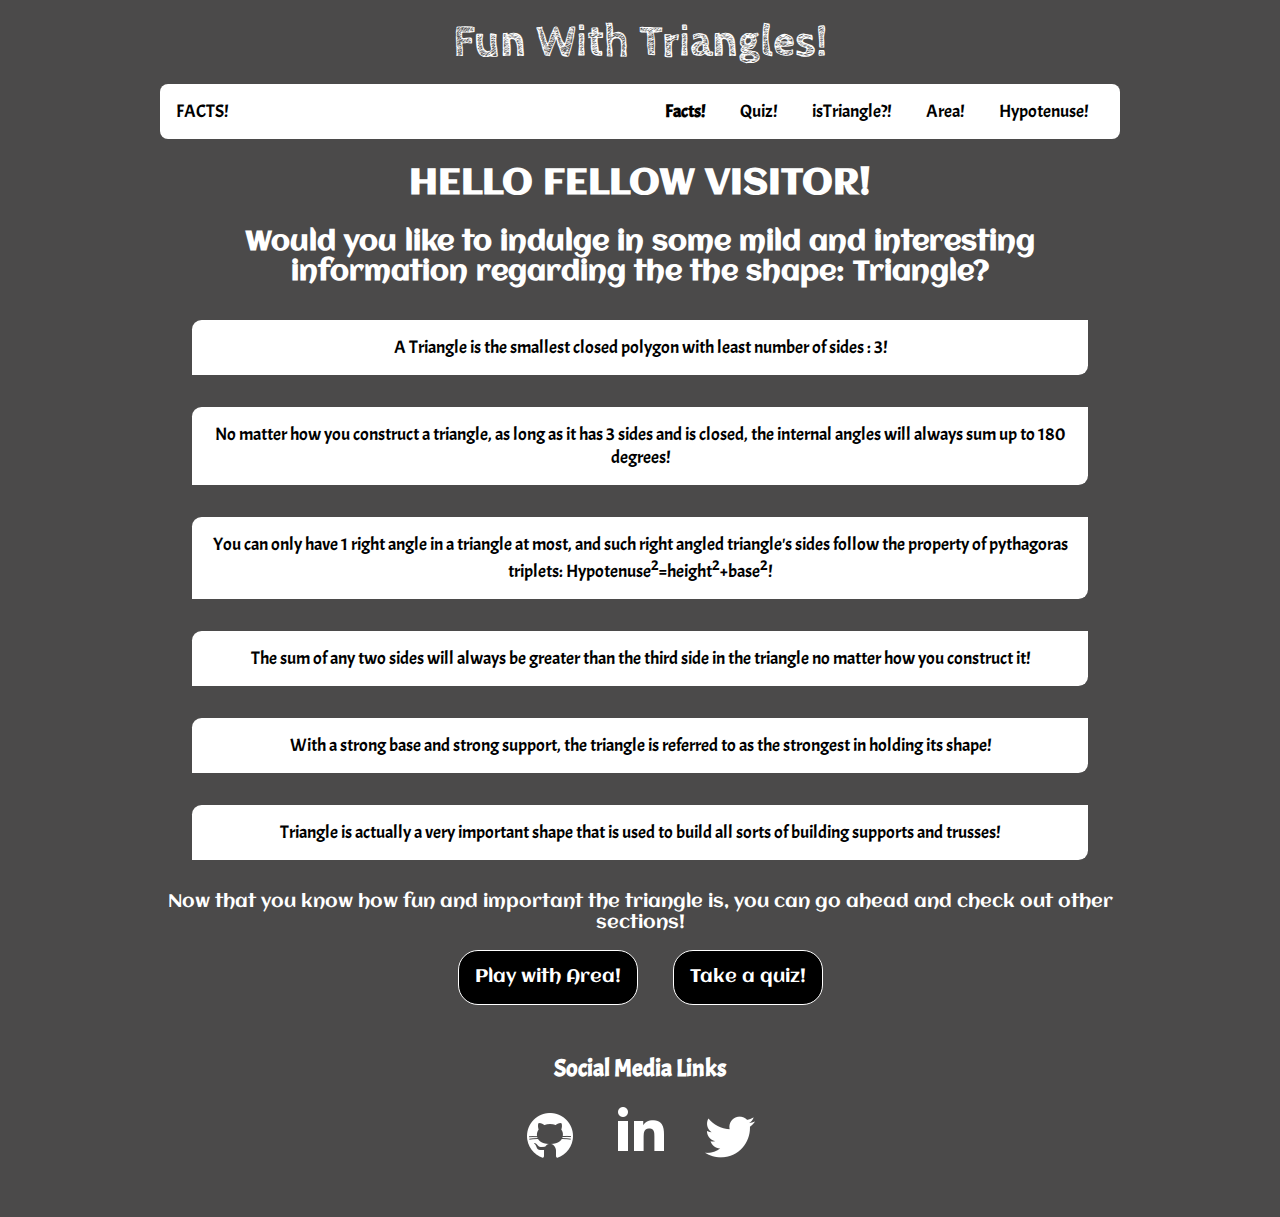
<file: index.html>
<!DOCTYPE html>
<html lang="en">

<head>
    <meta charset="UTF-8">
    <meta http-equiv="X-UA-Compatible" content="IE=edge">
    <meta name="viewport" content="width=device-width, initial-scale=1.0">
    <title>Threeangles</title>
    <link rel="stylesheet" href="/src/styles.css">
</head>

<body>
    <h1 class="BigHeader">Fun With Triangles!</h1>
    <nav class="ourNav">

        <div class="splitscreen">
            <div class="left">
                <span>FACTS!</span>
            </div>

            <div class="right">
                <a class="navItem link-active" href="/index.html"> Facts!</a>
                <a class="navItem" href="/Templates/quiz.html">Quiz!</a>
                <a class="navItem " href="/Templates/isTriangle.html">isTriangle?!</a>
                <a class="navItem" href="/Templates/Area.html">Area!</a>
                <a class="navItem" href="/Templates/getHypotenuse.html">Hypotenuse!</a>
            </div>
        </div>




    </nav>
    <h1 class="heading">HELLO FELLOW VISITOR!</h1>
    <h2 class="subheading">Would you like to indulge in some mild
        and interesting information regarding the the shape:
        Triangle?
    </h2>
    <div class="card">
        A Triangle is the smallest closed polygon with least number of sides : 3!
    </div>
    <div class="card">No matter how you construct a triangle,
        as long as it has 3 sides and is closed, the internal angles will
        always sum up to 180 degrees!
    </div>
    <div class="card">You can only have 1 right angle in a triangle at most,
        and such right angled triangle's sides follow the property of pythagoras
        triplets: Hypotenuse<sup>2</sup>=height<sup>2</sup>+base<sup>2</sup>!
    </div>
    <div class="card">The sum of any two sides will always be greater than the third
        side in the triangle no matter how you construct it!
    </div>
    <div class="card">With a strong base and strong support, the triangle is referred to
        as the strongest in holding its shape!
    </div>
    <div class="card">Triangle is actually a very important shape that is used
        to build all sorts of building supports and trusses!
    </div>
    <div class="subheading">Now that you know how fun and important the triangle is,
        you can go ahead and check out other sections!
    </div>
    <button ><a class="facx-btn" href="/Templates/Area.html">Play with Area!</a></button>
    <button ><a class="facx-btn" href="/Templates/quiz.html">Take a quiz!</a></button>
    
    <footer class="footer">
        <div class="footer-header">Social Media Links</div>
        <ul class="list-non-bullet">
            <li class="list-item-inline">
                <a target="_blank" href="https://github.com/Sameony">
                    <img src="/Media/icons8-github-50.png" alt="icon-github">
                </a>
            </li>
            <li class="list-item-inline">
                <a 
                target="_blank" href="https://www.linkedin.com/in/mohammed-sameer-786485219/">
                    <img src="/Media/icons8-linkedin-2-60.png" alt="Icon-linkedin">
                </a>
            </li>
            <li class="list-item-inline">
                <a target="_blank" href="https://www.twitter.com/Sameony1">
                    <img src="/Media/icons8-twitter-50.png" alt="Icon-twitter">
                </a>
            </li>
            
        </ul>
    </footer>
    
    <script src="/src/index.js"></script>

</body>

</html>
</file>
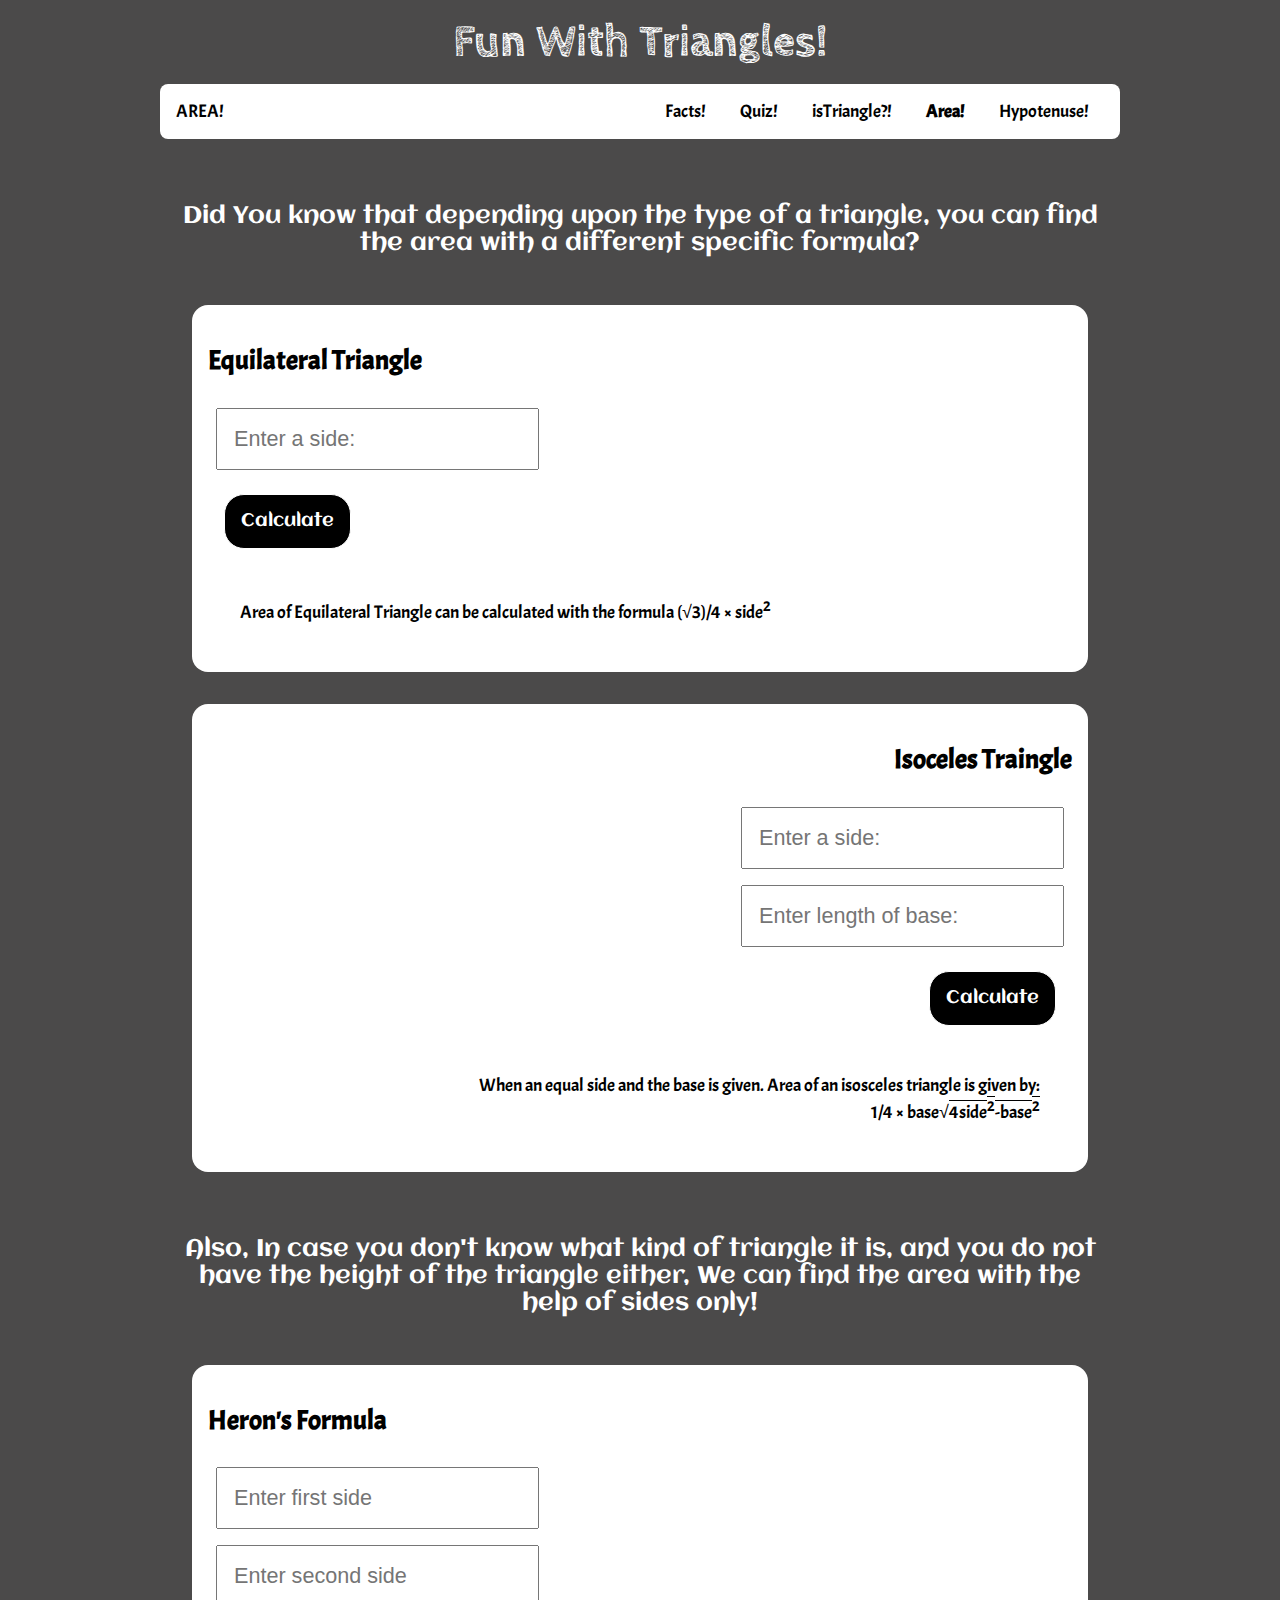
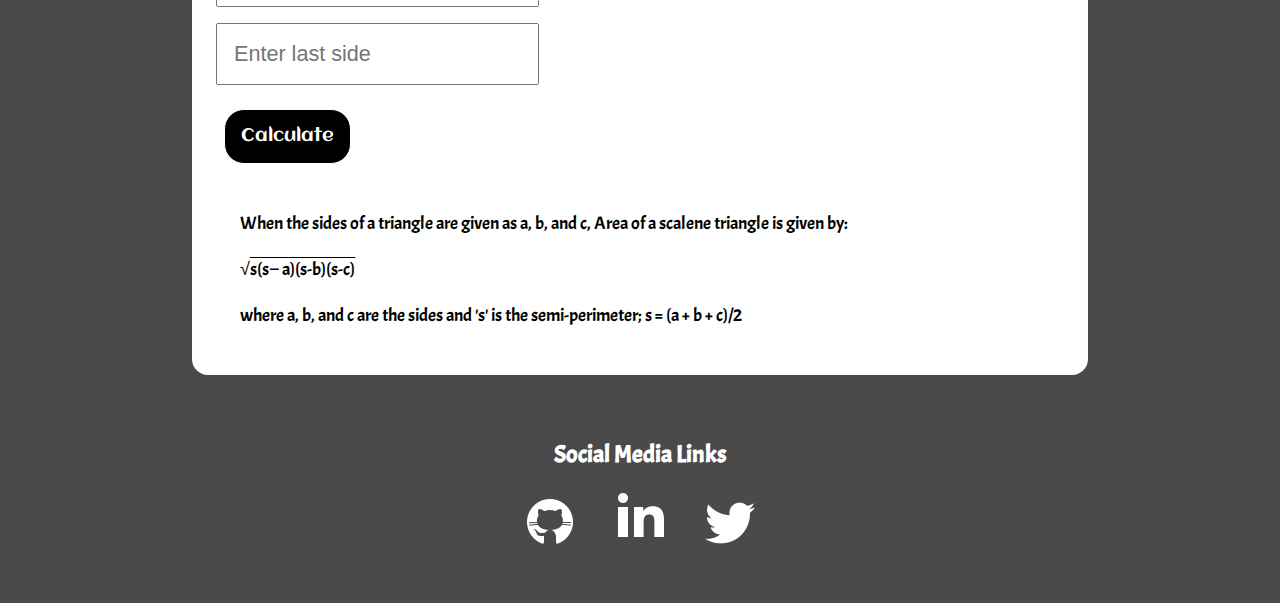
<file: Templates/Area.html>
<!DOCTYPE html>
<html lang="en">

<head>
    <meta charset="UTF-8">
    <meta http-equiv="X-UA-Compatible" content="IE=edge">
    <meta name="viewport" content="width=device-width, initial-scale=1.0">
    <title>Area</title>
    <link rel="stylesheet" href="/src/styles.css">
</head>

<body>
    <h1 class="BigHeader">Fun With Triangles!</h1>
    <nav class="ourNav">

        <div class="splitscreen">
            <div class="left">
                <span>AREA!</span>
            </div>

            <div class="right">
                <a class="navItem" href="/index.html"> Facts!</a>
                <a class="navItem" href="/Templates/quiz.html">Quiz!</a>
                <a class="navItem " href="/Templates/isTriangle.html">isTriangle?!</a>
                <a class="navItem link-active" href="/Templates/Area.html">Area!</a>
                <a class="navItem" href="/Templates/getHypotenuse.html">Hypotenuse!</a>
            </div>
        </div>




    </nav>

    <div class="Babble">
        Did You know that depending upon the type of a triangle,
        you can find the area with a different specific formula?
    </div>
    <section class="leftShift">
        <h2>Equilateral Triangle</h2>
        <input class="side-equi" placeholder="Enter a side:" /><br />
        <button class="btn-equi">Calculate</button>
        <div class="op output-equi"></div>
        <div class="descript">Area of Equilateral Triangle can be calculated
            with the formula (√3)/4 × side<sup>2</sup>
        </div>
    </section>
    <section class="rightShift">
        <h2>Isoceles Traingle</h2>
        <input id="side-iso" type="text" placeholder="Enter a side:"> <br />
        <input id="base-iso" type="text" placeholder="Enter length of base:"><br/>
        <button class="btn-iso">Calculate</button>
        <div class="op output-iso"></div>

        <div class="descript">When an equal side and the base is given.
            Area of an isosceles triangle is given by:<br />
            1/4 × base√<span style="text-decoration: overline">4side<sup>2</sup>-base<sup>2</sup></span>

        </div>
    </section>
    <div class="Babble">
        Also, In case you don't know what kind of triangle it is,
        and you do not have the height of the triangle either,
        We can find the area with the help of sides only!
    </div>
    <section class="leftShift">
        <h2>Heron's Formula</h2>
        <input type="text" class="heron-1" placeholder="Enter first side"> <br />
        <input type="text" class="heron-2" placeholder="Enter second side"> <br />
        <input type="text" class="heron-3" placeholder="Enter last side"> <br />
        <button class="btn-heron">Calculate</button>
        <div class="op output-heron"></div>
        <div class="descript">When the sides of a triangle are given as a, b, and c,
            Area of a scalene triangle is given by: <br /><br/>
            √<span style="text-decoration: overline">s(s− a)(s-b)(s-c)</span>
            <br />
            <br/>
            where a, b, and c are the sides and 's' is the semi-perimeter;
            s = (a + b + c)/2
        </div>
    </section>

    <footer class="footer">
        <div class="footer-header">Social Media Links</div>
        <ul class="list-non-bullet">
            <li class="list-item-inline">
                <a target="_blank" href="https://github.com/Sameony">
                    <img src="/Media/icons8-github-50.png" alt="icon-github">
                </a>
            </li>
            <li class="list-item-inline">
                <a 
                target="_blank" href="https://www.linkedin.com/in/mohammed-sameer-786485219/">
                    <img src="/Media/icons8-linkedin-2-60.png" alt="Icon-linkedin">
                </a>
            </li>
            <li class="list-item-inline">
                <a target="_blank" href="https://www.twitter.com/Sameony1">
                    <img src="/Media/icons8-twitter-50.png" alt="Icon-twitter">
                </a>
            </li>
            
        </ul>
    </footer>

    <script src="/src/index.js"></script>
</body>

</html>
</file>
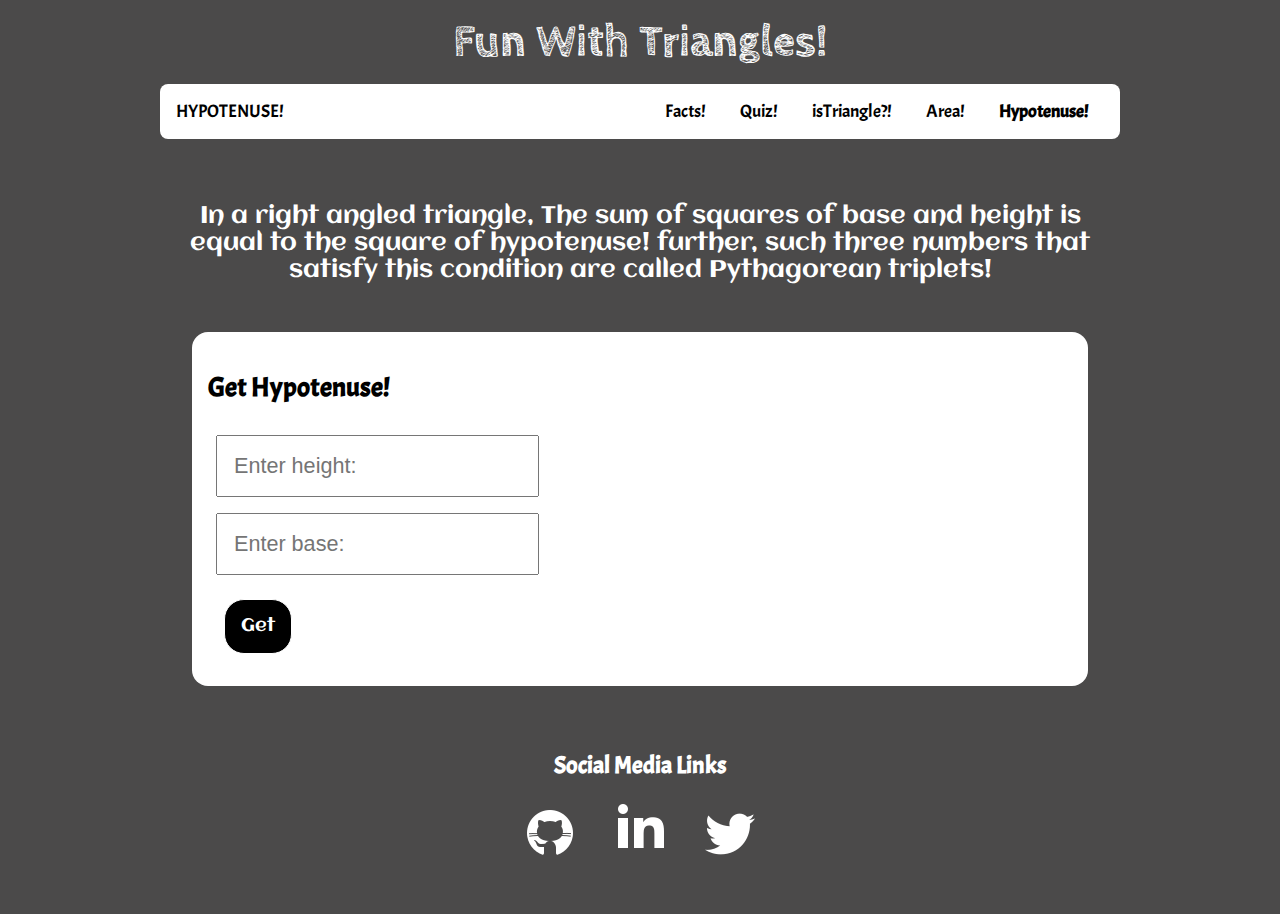
<file: Templates/getHypotenuse.html>
<!DOCTYPE html>
<html lang="en">

<head>
    <meta charset="UTF-8">
    <meta http-equiv="X-UA-Compatible" content="IE=edge">
    <meta name="viewport" content="width=device-width, initial-scale=1.0">
    <title>Area</title>
    <link rel="stylesheet" href="/src/styles.css">
</head>

<body>
    <h1 class="BigHeader">Fun With Triangles!</h1>
    <nav class="ourNav">

        <div class="splitscreen">
            <div class="left">
                <span>HYPOTENUSE!</span>
            </div>

            <div class="right">
                <a class="navItem" href="/index.html"> Facts!</a>
                <a class="navItem" href="/Templates/quiz.html">Quiz!</a>
                <a class="navItem" href="/Templates/isTriangle.html">isTriangle?!</a>
                <a class="navItem" href="/Templates/Area.html">Area!</a>
                <a class="navItem link-active" href="/Templates/getHypotenuse.html">Hypotenuse!</a>
            </div>
        </div>




    </nav>

    <div class="Babble">
        In a right angled triangle, The sum of squares of base and height is equal to the 
        square of hypotenuse! further, such three numbers that satisfy this condition are called 
        Pythagorean triplets!
    </div>
    <section class="leftShift">
        <h2>Get Hypotenuse!</h2>
        <input class="height" placeholder="Enter height:" /><br />
        <input class="base" placeholder="Enter base:" /><br />
        <button class="btn-get-hypo">Get</button>
        <div class="op output-hypo"></div>
    </section>
    
    

    <footer class="footer">
        <div class="footer-header">Social Media Links</div>
        <ul class="list-non-bullet">
            <li class="list-item-inline">
                <a target="_blank" href="https://github.com/Sameony">
                    <img src="/Media/icons8-github-50.png" alt="icon-github">
                </a>
            </li>
            <li class="list-item-inline">
                <a 
                target="_blank" href="https://www.linkedin.com/in/mohammed-sameer-786485219/">
                    <img src="/Media/icons8-linkedin-2-60.png" alt="Icon-linkedin">
                </a>
            </li>
            <li class="list-item-inline">
                <a target="_blank" href="https://www.twitter.com/Sameony1">
                    <img src="/Media/icons8-twitter-50.png" alt="Icon-twitter">
                </a>
            </li>
            
        </ul>
    </footer>

    <script src="/src/checkTri.js"></script>
</body>

</html>
</file>
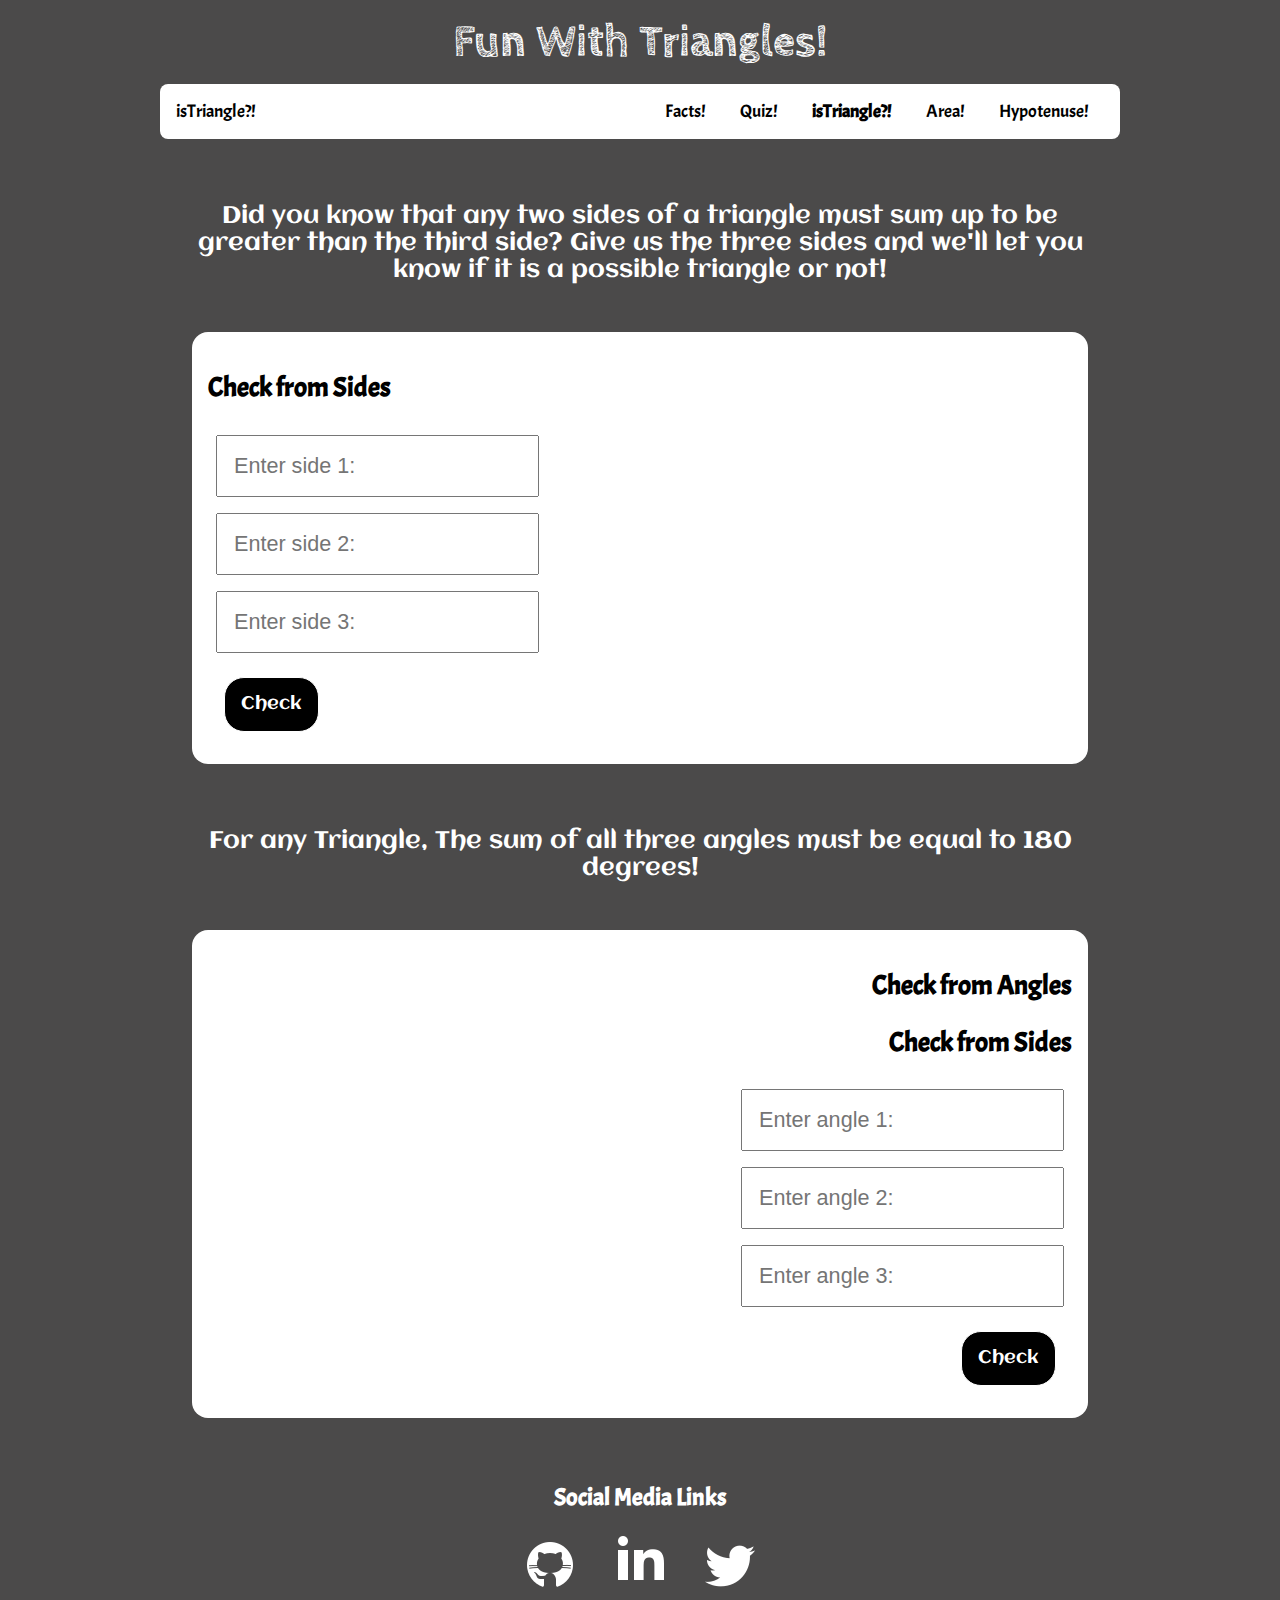
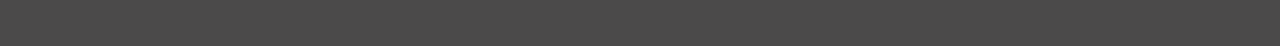
<file: Templates/isTriangle.html>
<!DOCTYPE html>
<html lang="en">

<head>
    <meta charset="UTF-8">
    <meta http-equiv="X-UA-Compatible" content="IE=edge">
    <meta name="viewport" content="width=device-width, initial-scale=1.0">
    <title>Area</title>
    <link rel="stylesheet" href="/src/styles.css">
</head>

<body>
    <h1 class="BigHeader">Fun With Triangles!</h1>
    <nav class="ourNav">

        <div class="splitscreen">
            <div class="left">
                <span>isTriangle?!</span>
            </div>

            <div class="right">
                <a class="navItem" href="/index.html"> Facts!</a>
                <a class="navItem" href="/Templates/quiz.html">Quiz!</a>
                <a class="navItem link-active" href="/Templates/isTriangle.html">isTriangle?!</a>
                <a class="navItem" href="/Templates/Area.html">Area!</a>
                <a class="navItem" href="/Templates/getHypotenuse.html">Hypotenuse!</a>
            </div>
        </div>




    </nav>

    <div class="Babble">
        Did you know that any two sides of a triangle must sum up to be greater than the third side?
        Give us the three sides and we'll let you know if it is a possible triangle or not!
    </div>
    <section class="leftShift">
        <h2>Check from Sides</h2>
        <input class="side-chk-1" placeholder="Enter side 1:" /><br />
        <input class="side-chk-2" placeholder="Enter side 2:" /><br />
        <input class="side-chk-3" placeholder="Enter side 3:" /><br />
        <button class="btn-chk-sides">Check</button>
        <div class="op output-chk-sides"></div>
    </section>
    <div class="Babble">
        For any Triangle, The sum of all three angles must be equal to 180 degrees!
    </div>
    <section class="rightShift">
        <h2>Check from Angles</h2>
        <h2>Check from Sides</h2>
        <input class="side-ang-1" placeholder="Enter angle 1:" /><br />
        <input class="side-ang-2" placeholder="Enter angle 2:" /><br />
        <input class="side-ang-3" placeholder="Enter angle 3:" /><br />
        <button class="btn-ang-sides">Check</button>
        <div class="op output-ang-sides"></div>
    </section>
    

    <footer class="footer">
        <div class="footer-header">Social Media Links</div>
        <ul class="list-non-bullet">
            <li class="list-item-inline">
                <a target="_blank" href="https://github.com/Sameony">
                    <img src="/Media/icons8-github-50.png" alt="icon-github">
                </a>
            </li>
            <li class="list-item-inline">
                <a 
                target="_blank" href="https://www.linkedin.com/in/mohammed-sameer-786485219/">
                    <img src="/Media/icons8-linkedin-2-60.png" alt="Icon-linkedin">
                </a>
            </li>
            <li class="list-item-inline">
                <a target="_blank" href="https://www.twitter.com/Sameony1">
                    <img src="/Media/icons8-twitter-50.png" alt="Icon-twitter">
                </a>
            </li>
            
        </ul>
    </footer>

    <script src="/src/checkTri.js"></script>
</body>

</html>
</file>
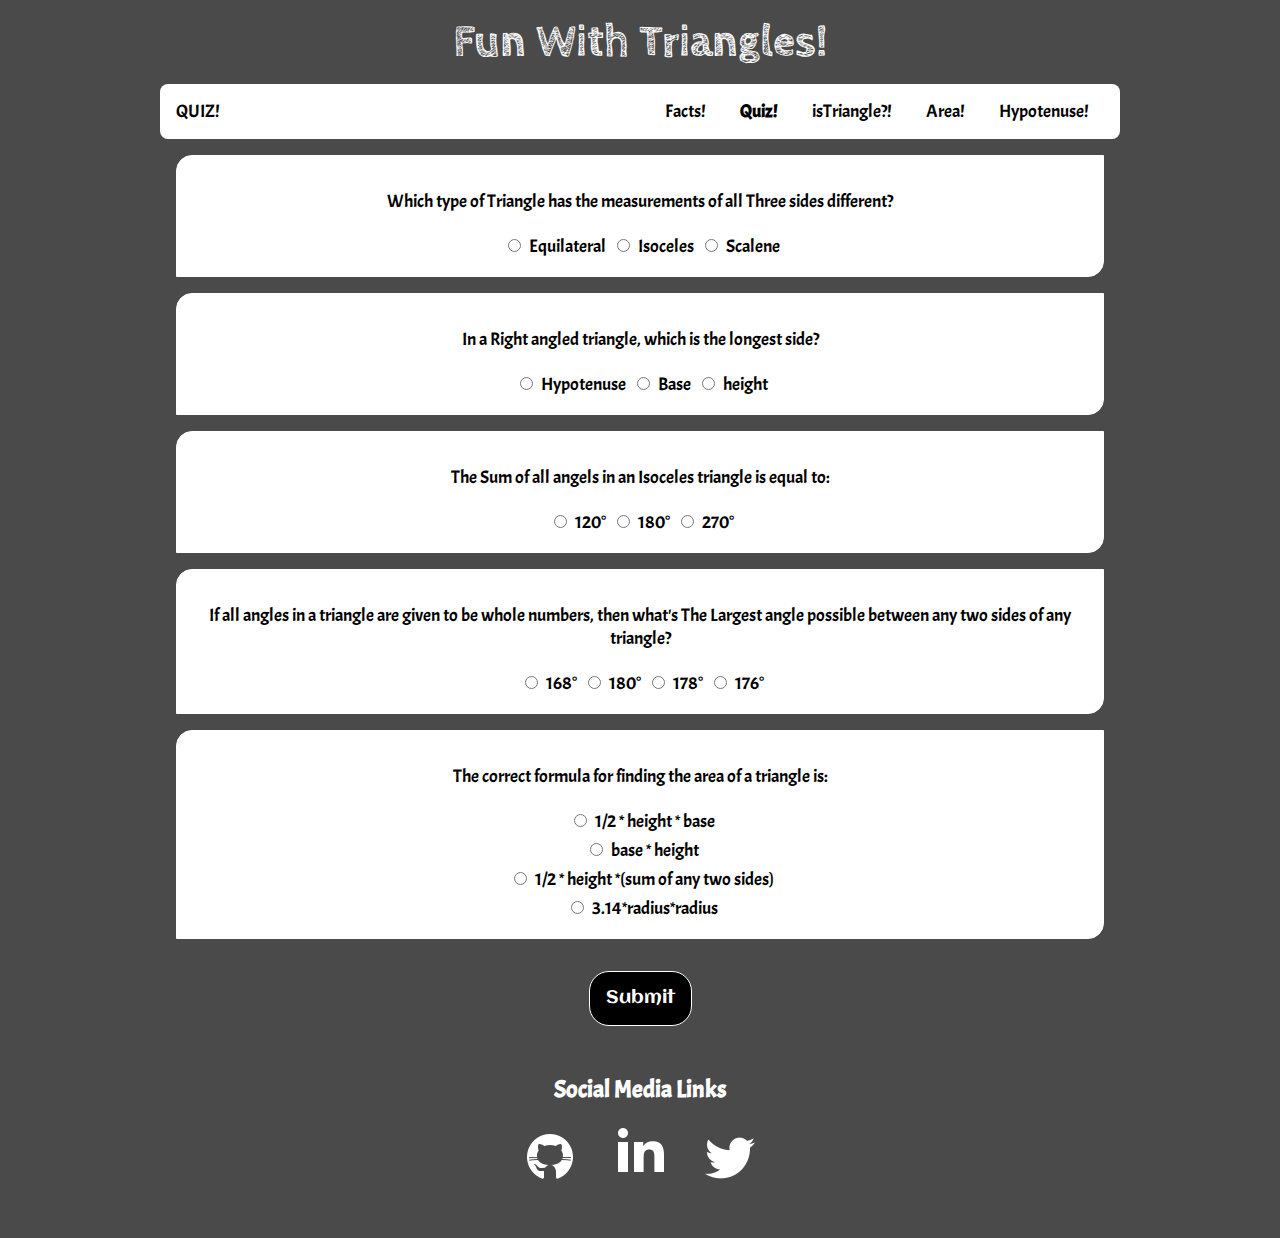
<file: Templates/quiz.html>
<!DOCTYPE html>
<html lang="en">
<head>
    <meta charset="UTF-8">
    <meta http-equiv="X-UA-Compatible" content="IE=edge">
    <meta name="viewport" content="width=device-width, initial-scale=1.0">
    <title>Quiz</title>
    <link rel="stylesheet" href="/src/styles.css">
</head>
<body>
    <h1 class="BigHeader">Fun With Triangles!</h1>
    <nav class="ourNav">

        <div class="splitscreen">
            <div class="left">
                <span>QUIZ!</span>
            </div>

            <div class="right">
                <a class="navItem" href="/index.html"> Facts!</a>
                <a class="navItem link-active" href="/Templates/quiz.html">Quiz!</a>
                <a class="navItem " href="/Templates/isTriangle.html">isTriangle?!</a>
                <a class="navItem" href="/Templates/Area.html">Area!</a>
                <a class="navItem" href="/Templates/getHypotenuse.html">Hypotenuse!</a>
            </div>
        </div>




    </nav>
    <form class="answer-key">
        <section class="quiz-container">
            <p class="ques">
                Which type of Triangle has the measurements of all Three
                sides different?
            </p>
            <label>
                <input type="radio" name="q1" value="Equilateral">Equilateral
                <input type="radio" name="q1" value="Isoceles">Isoceles
                <input type="radio" name="q1" value="Scalene">Scalene
    
            </label>
        </section>
        <section class="quiz-container">
            <p class="ques">
                In a Right angled triangle, which is the longest side?
            </p>
            <label>
                <input type="radio" name="q2" value="Hypotenuse">Hypotenuse
                <input type="radio" name="q2" value="Base">Base
                <input type="radio" name="q2" value="height">height
    
            </label>
        </section>
        <section class="quiz-container">
            <p class="ques">
                The Sum of all angels in an Isoceles triangle is equal to:
            </p>
            <label>
                <input type="radio" name="q3" value="120°">120°
                <input type="radio" name="q3" value="180°">180°
                <input type="radio" name="q3" value="270°">270°
    
            </label>
        </section>
        <section class="quiz-container">
            <p class="ques">
                If all angles in a triangle are given to be whole numbers,
                then what's The Largest angle possible between any 
                two sides of any triangle?
            </p>
            <label>
                <input type="radio" name="q4" value="168°">168°
                <input type="radio" name="q4" value="180°">180°
                <input type="radio" name="q4" value="178°">178°
                <input type="radio" name="q4" value="175°">176°
    
            </label>
        </section>
        <section class="quiz-container">
            <p class="ques">
                The correct formula for finding the area of a triangle is:
            </p>
            <label>
                <input type="radio" name="q5" value="1/2 * height * base">1/2 * height * base <br />
                <input type="radio" name="q5" value="base * height">base * height <br />
                <input type="radio" name="q5" value="1/2 * height *(sum of any two sides)">1/2 * height *(sum of any two sides) <br />
                <input type="radio" name="q5" value="3.14*radius*radius">3.14*radius*radius
    
            </label>
        </section>
    </form>
    <div class="outputHereGib"></div>
    <button class="btn-submit">Submit</button>
    

    <footer class="footer">
        <div class="footer-header">Social Media Links</div>
        <ul class="list-non-bullet">
            <li class="list-item-inline">
                <a target="_blank" href="https://github.com/Sameony">
                    <img src="/Media/icons8-github-50.png" alt="icon-github">
                </a>
            </li>
            <li class="list-item-inline">
                <a 
                target="_blank" href="https://www.linkedin.com/in/mohammed-sameer-786485219/">
                    <img src="/Media/icons8-linkedin-2-60.png" alt="Icon-linkedin">
                </a>
            </li>
            <li class="list-item-inline">
                <a target="_blank" href="https://www.twitter.com/Sameony1">
                    <img src="/Media/icons8-twitter-50.png" alt="Icon-twitter">
                </a>
            </li>
            
        </ul>
    </footer>
    
    <script src="/src/quiz.js"></script>
</body>
</html>
</file>
<file: src/styles.css>
@import url('https://fonts.googleapis.com/css2?family=Aclonica&family=Cabin+Sketch:wght@700&family=Urbanist:ital@1&display=swap');
@import url('https://fonts.googleapis.com/css2?family=Acme&display=swap');

body{
    margin: auto;
    text-align: center;
    max-width: 60rem;
    font-family: 'Acme', sans-serif;
    font-size: large;
    background-color: #4b4a4a;
    
}
.BigHeader{
    font-size: 2.8rem;
    margin: 1rem;
    font-family: 'Cabin Sketch', cursive;
    text-align: center;
    color: white;
}
.ourNav{
    text-align: right;
    background-color: white;
    border-radius: 8px;
    padding: 1rem;
}
.splitscreen {
    display:flex;
}
.splitscreen .left {
    flex: 0;
}
.splitscreen .right {
    flex: 1;
}
a{
    color: black;
    text-decoration: none;
}
.link-active{
    font-weight: bolder;
}
.navItem{
    padding: 1rem;
}
input{
    padding: 1rem;
    font-size: larger;
    margin: 0.5rem;
}

/* Area */

.Babble{
    padding: 1rem;
    margin: auto;
    font-size: x-large;
    font-family: 'Aclonica', sans-serif;
    color: white;
    margin-top: 3rem;
}
.rightShift{
    text-align: right;
    padding: 1rem;
    margin: 2rem;
    background-color: white;
    border-radius: 1rem;
}
.leftShift{
    margin: 2rem;
    text-align: left;
    padding: 1rem;
    background-color: white;
    border-radius: 1rem;
}

.op{
    color: red;
    font-weight: bolder;
}

.descript{
    padding: 1rem;
    margin: 1rem;
}

/* Facts */

.heading, .subheading{
    color: white;
    font-family: 'Aclonica', sans-serif;
}

.card{
    background-color: white;
    margin: 2rem;
    padding: 1rem;
    border-radius: 0.6rem 0 0.6rem 0;
}


button{
    -webkit-border-radius: 20px;
    -moz-border-radius: 20px;
    border-radius: 20px;
    color: #FFFFFF;
    font-family: 'Aclonica', sans-serif;
    font-size: large;
    font-weight: 100;
    padding: 1rem;
    background-color: #000000;
    margin: 1rem;
    border: solid #ffffff 1px;
    text-decoration: none;
    display: inline-block;
    cursor: pointer;
    text-align: center;
 }
 
 button:hover {
    background: #F5F5F5;
    border: solid #000000 1px;
    -webkit-border-radius: 20px;
    -moz-border-radius: 20px;
    border-radius: 20px;
    text-decoration: none;
    color:black;
 }

 .facx-btn{
     color: white;
 }

 .facx-btn:hover{
     color: black;
 }

 /* Quiz */
 
 .quiz-container{
     border-radius: 1rem 0;
     padding: 1rem;
     border: #FFFFFF 1px solid;
     margin: 1rem;
     background-color: white;
     
 }
 .outputHereGib{
    color: rgb(238, 71, 71);
    font-weight: bold;
    font-size: larger;
 }

 /* Footer */
.footer{
    padding: 2rem;
    text-align: center;
    color: white;
    
}

.list-item-inline{
    display: inline;
    padding: 1rem;
}

.footer ul{
    padding-inline-start: 0px;
    color:white;
}

.footer-header{
    font-size: x-large;
    font-weight: bold;
}
</file>
